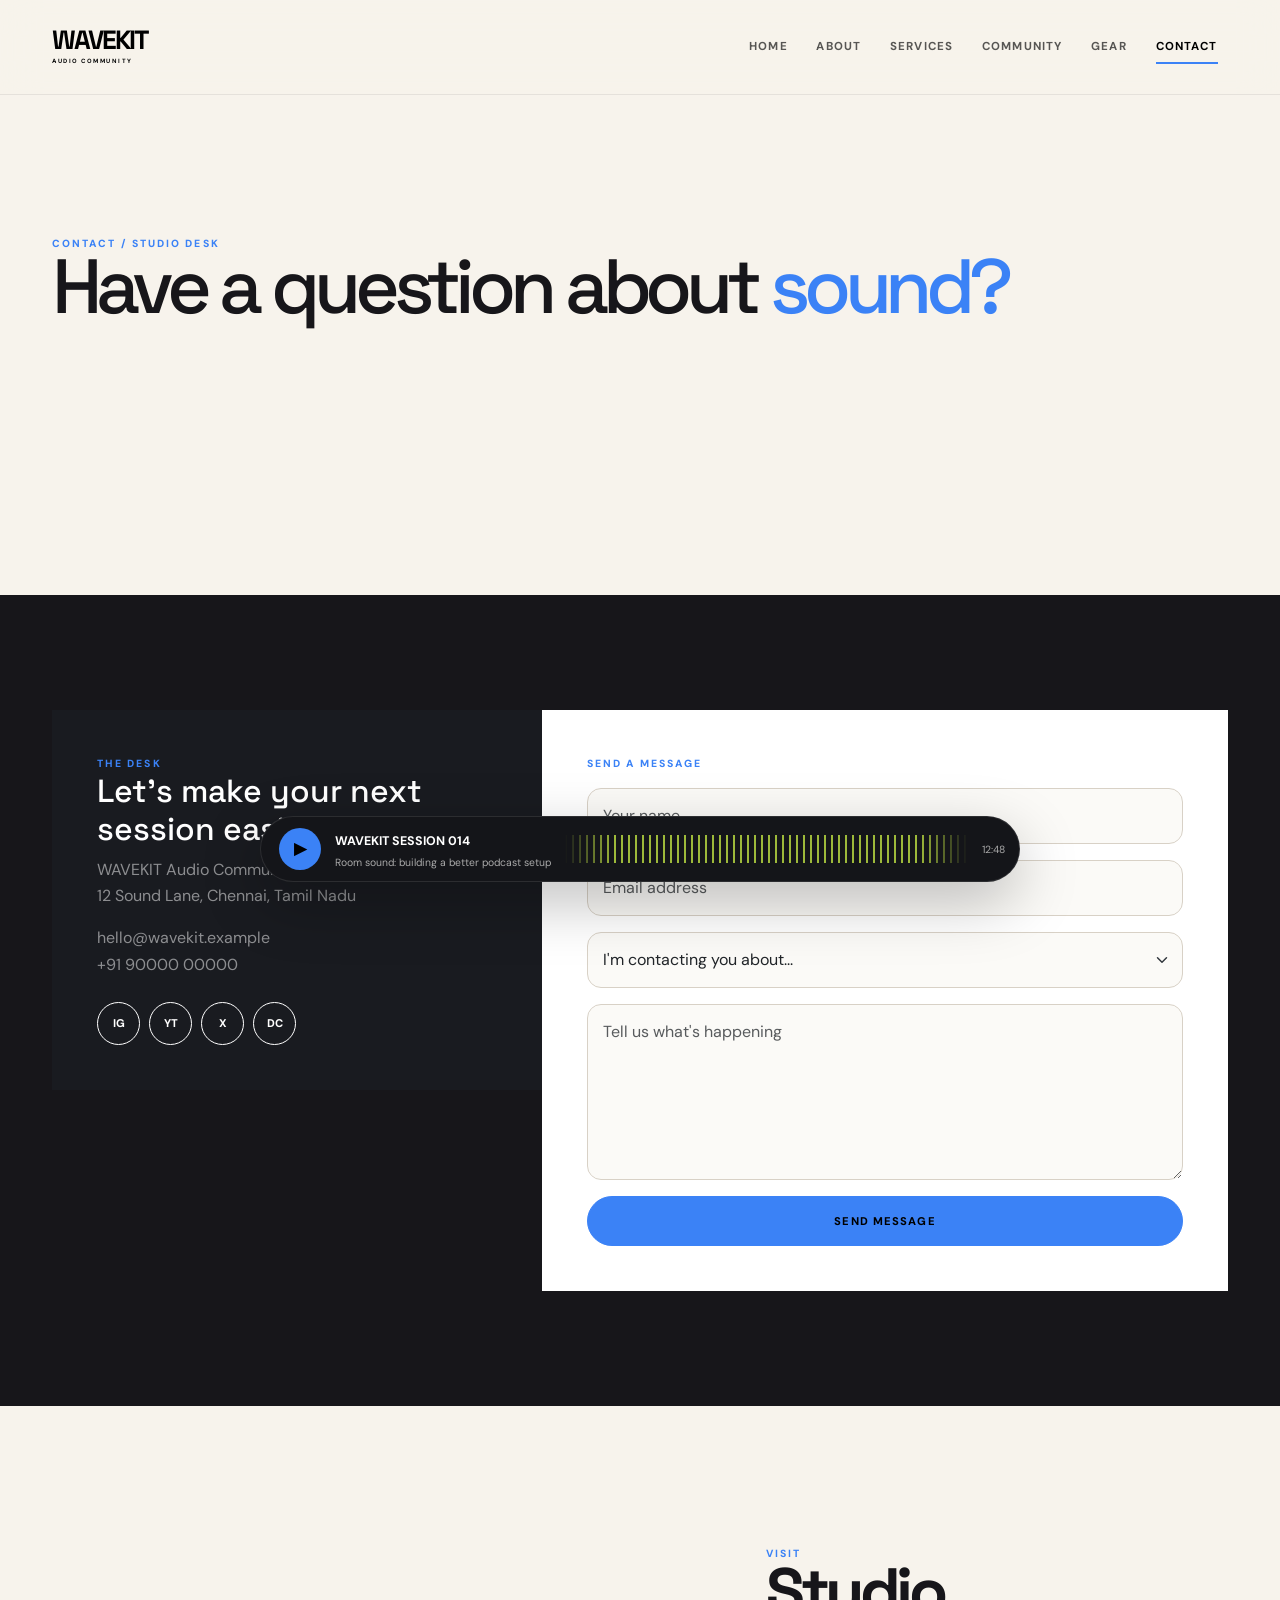
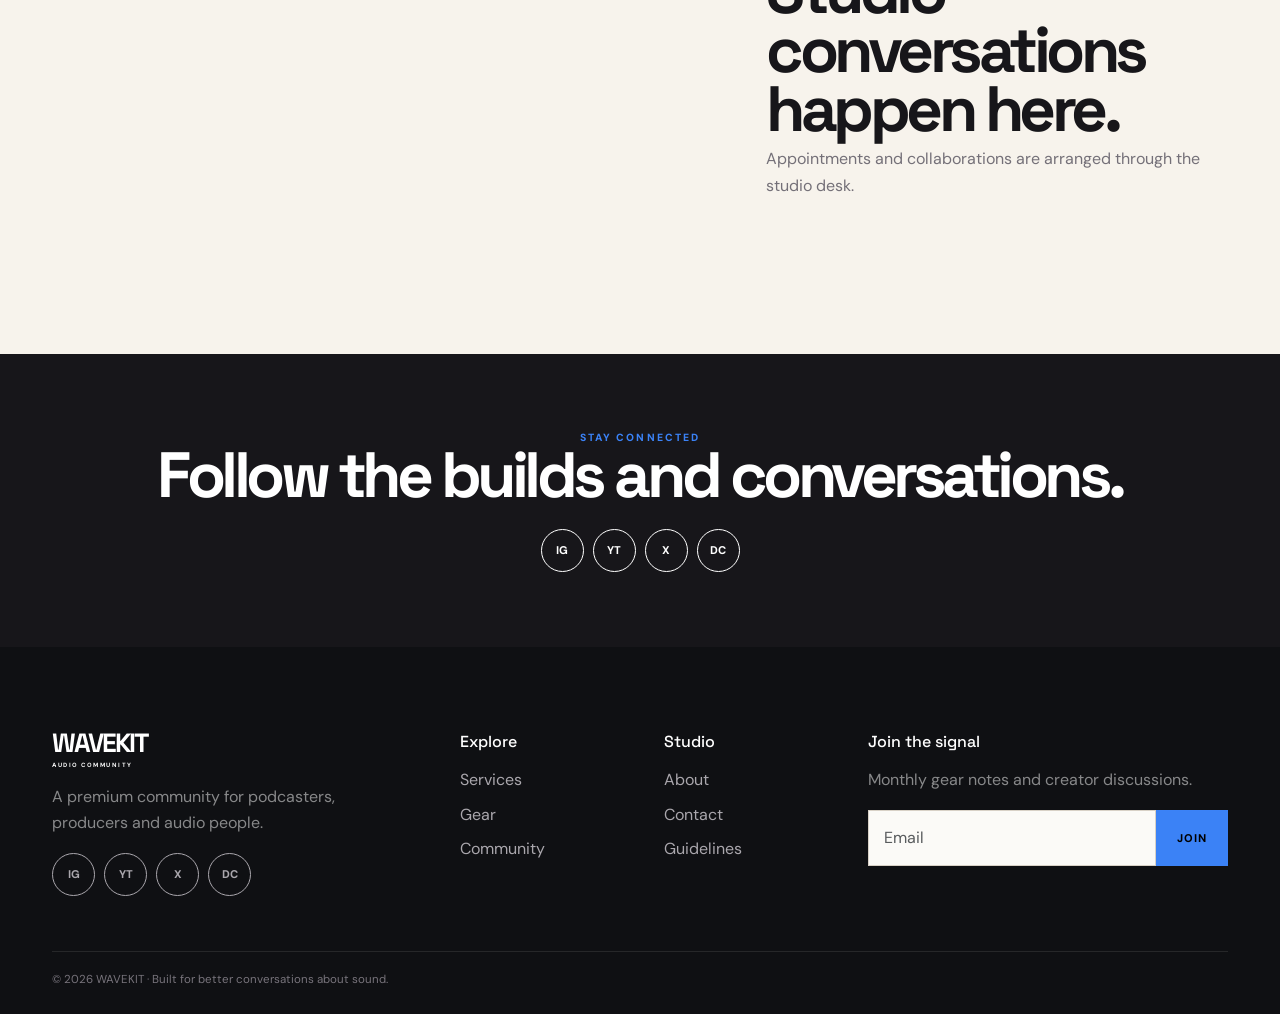
<file: contact.html>
<!doctype html><html lang="en"><head><meta charset="utf-8"><meta name="viewport" content="width=device-width,initial-scale=1"><title>Contact WAVEKIT | WAVEKIT</title><meta name="description" content="WAVEKIT audio podcast gear community and discussion platform for creators."><meta name="robots" content="index,follow"><link rel="icon" href="assets/img/favicon.svg" type="image/svg+xml"><link rel="stylesheet" href="https://cdn.jsdelivr.net/npm/bootstrap@5.3.3/dist/css/bootstrap.min.css"><link rel="stylesheet" href="assets/css/style.css"></head><body class="page-contact"><nav class="navbar navbar-expand-xl sticky-top"><div class="container py-3"><a class="brand navbar-brand" href="index.html">WAVEKIT<small>AUDIO COMMUNITY</small></a><button class="navbar-toggler" data-bs-toggle="collapse" data-bs-target="#nav"><span class="navbar-toggler-icon"></span></button><div class="collapse navbar-collapse" id="nav"><ul class="navbar-nav ms-auto gap-lg-2"><li><a class="nav-link " href="index.html">Home</a></li><li><a class="nav-link " href="about.html">About</a></li><li><a class="nav-link " href="services.html">Services</a></li><li><a class="nav-link " href="community.html">Community</a></li><li><a class="nav-link " href="gear.html">Gear</a></li><li><a class="nav-link active" href="contact.html">Contact</a></li></ul></div></div></nav><main><section class="pagehero"><div class="container"><div class="eyebrow">Contact / studio desk</div><h1 class="contact-big">Have a question about <span style="color:var(--coral)">sound?</span></h1></div></section><section class="section"><div class="container"><div class="row g-0"><div class="col-lg-5 reveal"><div class="contact-dark-card"><div class="eyebrow">The desk</div><h2>Let's make your next session easier.</h2><p class="text-white-50">WAVEKIT Audio Community<br>12 Sound Lane, Chennai, Tamil Nadu</p><p class="text-white-50">hello@wavekit.example<br>+91 90000 00000</p><div class="socials mt-4"><a class="social" href="#">IG</a><a class="social" href="#">YT</a><a class="social" href="#">X</a><a class="social" href="#">DC</a></div></div></div><div class="col-lg-7 reveal"><div class="contact-card"><div class="eyebrow">Send a message</div><form class="contact-form mt-3"><input class="form-control mb-3" required placeholder="Your name"><input class="form-control mb-3" type="email" required placeholder="Email address"><select class="form-select mb-3"><option>I'm contacting you about...</option><option>Gear</option><option>Services</option><option>Community</option><option>Partnership</option></select><textarea class="form-control mb-3" rows="6" required placeholder="Tell us what's happening"></textarea><button class="btn-pod btn-lime w-100">Send message</button><div class="form-msg d-none mt-3"></div></form></div></div></div></div></section><section class="section-sm"><div class="container"><div class="row g-5 align-items-center"><div class="col-lg-7 reveal"><iframe class="map" title="WAVEKIT Chennai map" src="https://www.google.com/maps?q=Chennai%2C%20Tamil%20Nadu&output=embed" loading="lazy"></iframe></div><div class="col-lg-5 reveal"><div class="eyebrow">Visit</div><h2 class="title">Studio conversations happen here.</h2><p class="muted">Appointments and collaborations are arranged through the studio desk.</p></div></div></div></section><section class="section-sm dark"><div class="container text-center reveal"><div class="eyebrow">Stay connected</div><h2 class="title">Follow the builds and conversations.</h2><div class="socials justify-content-center mt-4"><a class="social" href="#">IG</a><a class="social" href="#">YT</a><a class="social" href="#">X</a><a class="social" href="#">DC</a></div></div></section></main><footer class="footer"><div class="container"><div class="row g-5"><div class="col-lg-4"><div class="brand mb-3 text-white">WAVEKIT<small style="color:#fff">AUDIO COMMUNITY</small></div><p class="text-white-50">A premium community for podcasters, producers and audio people.</p><div class="socials mt-3"><a class="social" href="#">IG</a><a class="social" href="#">YT</a><a class="social" href="#">X</a><a class="social" href="#">DC</a></div></div><div class="col-md-6 col-lg-2"><h6>Explore</h6><div class="d-grid gap-2 mt-3"><a href="services.html">Services</a><a href="gear.html">Gear</a><a href="community.html">Community</a></div></div><div class="col-md-6 col-lg-2"><h6>Studio</h6><div class="d-grid gap-2 mt-3"><a href="about.html">About</a><a href="contact.html">Contact</a><a href="#">Guidelines</a></div></div><div class="col-lg-4"><h6>Join the signal</h6><p class="text-white-50 mt-3">Monthly gear notes and creator discussions.</p><form class="d-flex"><input class="form-control rounded-0" placeholder="Email"><button class="btn-pod btn-lime rounded-0">Join</button></form></div></div><div class="footer-bottom">© 2026 WAVEKIT · Built for better conversations about sound.</div></div></footer><div class="audio-dock" aria-label="Featured audio player"><button class="play" type="button" aria-label="Play featured episode">▶</button><div><strong style="font-size:.78rem">WAVEKIT SESSION 014</strong><small class="d-block">Room sound: building a better podcast setup</small></div><div class="wave"></div><small>12:48</small></div><button class="top" aria-label="Back to top">↑</button><script src="https://cdn.jsdelivr.net/npm/bootstrap@5.3.3/dist/js/bootstrap.bundle.min.js"></script><script src="assets/js/main.js"></script></body></html>
</file>
<file: assets/css/style.css>
@import url('https://fonts.googleapis.com/css2?family=DM+Sans:wght@400;500;600;700&family=Space+Grotesk:wght@500;600;700&display=swap');
:root{--bg:#f7f3ec;--ink:#17161a;--cream:#f7f3ec;--acid:#3b82f6;--coral:#3b82f6;--lav:#f7f3ec;--muted:#747078;--line:#d8d1c6;--white:#fff;--radius:28px;--shadow:0 30px 80px rgba(23,22,26,.12)}
*{box-sizing:border-box}html{scroll-behavior:smooth;overflow-x:clip;width:100%}body{margin:0;background:var(--bg);color:var(--ink);font-family:"DM Sans",Arial,sans-serif;line-height:1.65;overflow-x:clip;width:100%;position:relative}h1,h2,h3,h4,h5,h6,.brand,.display,.title{font-family:"Space Grotesk",Arial,sans-serif}a{text-decoration:none;color:inherit;transition:.3s}.container{max-width:1200px}
.navbar{background:rgba(247,243,236,.9)!important;backdrop-filter:blur(18px);border-bottom:1px solid rgba(23,22,26,.08);z-index:1000}.navbar .container{position:relative}.navbar.scrolled{box-shadow:0 15px 40px rgba(23,22,26,.08)}.brand{font-weight:700;font-size:1.65rem;letter-spacing:-.08em;line-height:.85}.brand small{display:block;font-family:"DM Sans";font-size:.38rem;letter-spacing:.25em;font-weight:700;margin-top:8px}.nav-link{font-size:.72rem;font-weight:700;text-transform:uppercase;letter-spacing:.1em;padding:.8rem .65rem!important;position:relative}.nav-link:after{content:"";position:absolute;left:.65rem;right:.65rem;bottom:.35rem;height:2px;background:var(--coral);transform:scaleX(0);transform-origin:left;transition:.3s}.nav-link:hover:after,.nav-link.active:after{transform:scaleX(1)}.navbar-toggler{border:1px solid var(--ink)!important;border-radius:50%;width:44px;height:44px;box-shadow:none!important}.navbar-toggler-icon{width:1em;height:1em}
.btn-pod{display:inline-flex;align-items:center;justify-content:center;min-height:50px;padding:.8rem 1.25rem;border:1px solid var(--ink);border-radius:100px;background:transparent;font-size:.7rem;font-weight:800;letter-spacing:.1em;text-transform:uppercase;transition:.35s}.btn-pod:hover{background:var(--ink);color:#fff;transform:translateY(-4px);box-shadow:0 12px 25px rgba(23,22,26,.16)}.btn-lime{background:var(--acid);border-color:var(--acid)}.btn-lime:hover{background:var(--coral);border-color:var(--coral);color:#fff}
.hero{min-height:720px;background:var(--cream);display:flex;align-items:center;position:relative;overflow:hidden;padding:80px 0}.hero .container{position:relative;z-index:2}.hero .display{max-width:820px}.display{font-size:clamp(4rem,8vw,8.2rem);line-height:.86;letter-spacing:-.085em;font-weight:700}.display em{font-style:normal;color:var(--coral)}.eyebrow{font-size:.65rem;letter-spacing:.2em;text-transform:uppercase;font-weight:800;color:var(--coral)}.hero .eyebrow{color:var(--ink)}.hero p{max-width:580px;color:#615d62;font-size:1.05rem;margin-top:1.5rem}.hero-img{height:560px;width:100%;object-fit:cover;border-radius:0 0 140px 0;box-shadow:var(--shadow);transform:rotate(2deg)}
.marquee{background:var(--ink);color:var(--acid);padding:16px 0;overflow:hidden;white-space:nowrap;font-size:.68rem;font-weight:800;letter-spacing:.16em}.marquee span{display:inline-block;animation:move 28s linear infinite}@keyframes move{to{transform:translateX(-50%)}}
.section{padding:115px 0;position:relative}.section-sm{padding:75px 0}.title{font-size:clamp(2.8rem,5vw,5.5rem);line-height:.92;letter-spacing:-.07em;font-weight:700}.rule{width:70px;height:4px;background:var(--coral);margin:25px 0 30px}.muted{color:var(--muted)}.dark{background:var(--ink);color:#fff}.dark .muted{color:#aaa6ad}.dark .eyebrow{color:var(--acid)}
.stats{display:grid;grid-template-columns:repeat(3,1fr);border-top:1px solid var(--line);border-bottom:1px solid var(--line)}.stat{padding:25px 18px;border-right:1px solid var(--line)}.stat:last-child{border:0}.stat strong{font-family:"Space Grotesk";font-size:3.2rem;line-height:1;display:block}.stat span{font-size:.67rem;text-transform:uppercase;letter-spacing:.12em;color:var(--muted)}
.card{background:var(--white);border:0;border-radius:var(--radius);padding:30px;height:100%;box-shadow:0 12px 40px rgba(23,22,26,.05);transition:.45s;overflow:hidden}.card:hover{transform:translateY(-9px);box-shadow:var(--shadow)}.card img{height:270px;object-fit:cover;margin:-30px -30px 28px;width:calc(100% + 60px)}.card h3,.card h2{letter-spacing:-.04em}.dark .card{color:var(--ink)}
.pagehero{min-height:500px;padding:140px 0 110px;background:var(--cream);position:relative;overflow:hidden}.pagehero .container{position:relative;z-index:2}.pagehero .display{max-width:880px}.pagehero-img{position:absolute;right:13%;bottom:15px;width:235px;height:300px;object-fit:cover;border-radius:120px 120px 15px 15px;box-shadow:var(--shadow);transform:rotate(6deg);z-index:3}
.service{display:grid;grid-template-columns:70px 1fr auto;gap:25px;padding:30px 0;border-top:1px solid var(--line);align-items:center;transition:.3s}.service:last-child{border-bottom:1px solid var(--line)}.service:hover{padding-left:18px;background:linear-gradient(90deg,rgba(216,255,72,.2),transparent)}.service>b{font-family:"Space Grotesk";font-size:2rem;color:var(--coral)}
.topic{background:#fff;border-radius:18px;padding:24px;margin-bottom:15px;transition:.35s;border:1px solid transparent}.topic:hover{transform:translateX(8px);border-color:var(--coral);box-shadow:0 15px 35px rgba(23,22,26,.08)}
.feature{min-height:540px;position:relative;overflow:hidden;background:#111;color:#fff;border-radius:0 100px 0 100px}.feature img{width:100%;height:100%;min-height:540px;object-fit:cover;opacity:.7;transition:.8s}.feature:hover img{transform:scale(1.06)}.feature .overlay{position:absolute;left:38px;right:38px;bottom:38px}
.form-control,.form-select{border-radius:14px;border:1px solid var(--line);padding:15px;background-color:#fbfaf7}.form-control:focus,.form-select:focus{border-color:var(--coral);box-shadow:0 0 0 4px rgba(255,118,92,.12)}.map{width:100%;height:390px;border:0;border-radius:0 80px 0 80px;filter:grayscale(1)}
.socials{display:flex;gap:9px;flex-wrap:wrap}.social{width:43px;height:43px;border:1px solid currentColor;border-radius:50%;display:grid;place-items:center;font-size:.7rem;font-weight:800}.social:hover{background:var(--acid);color:#fff;border-color:var(--acid);transform:translateY(-4px)}
.footer{background:#0f1013;color:#fff;padding:85px 0 25px}.footer a{color:#aaa7ad}.footer a:hover{color:var(--acid)}.footer .social:hover{color:#fff}.footer-bottom{border-top:1px solid #ffffff18;margin-top:55px;padding-top:18px;color:#77737b;font-size:.72rem}
.reveal{opacity:0;transform:translateY(35px);transition:.8s cubic-bezier(.2,.7,.2,1)}.reveal.show{opacity:1;transform:none}.top{position:fixed;right:22px;bottom:22px;background:var(--acid);color:var(--ink);border:1px solid var(--ink);border-radius:50%;width:48px;height:48px;opacity:0;pointer-events:none;z-index:50;transition:.3s}.top.show{opacity:1;pointer-events:auto}.top:hover{transform:translateY(-5px);background:var(--coral);color:#fff}
.audio-dock{position:fixed;left:50%;bottom:18px;transform:translateX(-50%);width:min(760px,calc(100% - 28px));background:#141519;color:#fff;border:1px solid #ffffff1a;border-radius:100px;padding:10px 14px 10px 18px;z-index:900;box-shadow:0 20px 60px rgba(0,0,0,.25);display:flex;align-items:center;gap:14px}.audio-dock .play{width:42px;height:42px;border-radius:50%;border:0;background:var(--acid);font-weight:800}.audio-dock .wave{flex:1;height:28px;background:repeating-linear-gradient(90deg,#d8ff48 0 2px,transparent 2px 7px);opacity:.7;mask-image:linear-gradient(90deg,transparent,#000 12%,#000 88%,transparent)}.audio-dock small{color:#aaa;font-size:.65rem;white-space:nowrap}
body.page-home .section:nth-of-type(2){background:var(--bg)}body.page-home .section:nth-of-type(3){padding-top:130px}.pagehero{background:var(--bg)}
@media(max-width:1199px){.navbar-collapse, .collapsing{position:absolute;top:100%;left:12px;right:12px;background:var(--bg);border-top:1px solid var(--line);padding:12px;margin-top:12px;border-radius:16px;box-shadow:0 15px 40px rgba(23,22,26,.08);z-index:1001}.nav-link{padding:.7rem 0!important}}@media(max-width:991px){.hero{padding:80px 0}.hero-img{height:440px;margin-top:25px}.pagehero-img{position:relative;right:auto;bottom:auto;margin-top:35px}.audio-dock{bottom:10px}.audio-dock small{display:none}.service{grid-template-columns:55px 1fr}.service .btn-pod{grid-column:2;justify-self:start}}@media(max-width:767px){.section{padding:80px 0}.stats{grid-template-columns:1fr}.stat{border-right:0;border-bottom:1px solid var(--line)}.stat:last-child{border:0}.display{font-size:3.8rem}.feature,.feature img{min-height:430px}.hero-img{height:350px;border-radius:0 0 80px 0}}@media(max-width:575px){.display{font-size:3.15rem}.title{font-size:2.7rem}.hero{min-height:auto}.pagehero{padding:105px 0 75px}.pagehero-img{width:180px;height:220px}.footer{padding-bottom:80px}.audio-dock{width:calc(100% - 20px)}}

/* --- PAGE-SPECIFIC PREMIUM COMPOSITIONS --- */
.page-about .section:nth-of-type(1),.page-services .section:nth-of-type(1),.page-community .section:nth-of-type(1),.page-gear .section:nth-of-type(1),.page-contact .section:nth-of-type(1){background:var(--bg);color:var(--ink);padding-top:130px}
.page-about .section:nth-of-type(2),.page-services .section:nth-of-type(2),.page-community .section:nth-of-type(2),.page-gear .section:nth-of-type(2),.page-contact .section:nth-of-type(2){background:var(--ink);color:var(--bg)}
.page-about .section:nth-of-type(3),.page-services .section:nth-of-type(3),.page-community .section:nth-of-type(3),.page-gear .section:nth-of-type(3),.page-contact .section:nth-of-type(3){background:var(--bg);color:var(--ink)}
.editorial-number{font-family:"Space Grotesk";font-size:clamp(4rem,9vw,9rem);line-height:.75;letter-spacing:-.1em;color:#d8d2c8}
.split-image{width:100%;height:620px;object-fit:cover;border-radius:180px 20px 180px 20px}.offset-image{width:82%;margin-left:auto;height:470px;object-fit:cover;border-radius:20px 180px 20px 180px}
.quote{font-family:"Space Grotesk";font-size:clamp(2rem,4vw,4.4rem);line-height:.98;letter-spacing:-.065em}
.timeline{border-left:2px solid currentColor;padding-left:30px}.timeline-item{padding:0 0 45px;position:relative}.timeline-item:before{content:"";position:absolute;left:-39px;top:6px;width:14px;height:14px;background:var(--coral);border-radius:50%}
.service-big{min-height:420px;padding:38px;border-radius:0;background:#fff;color:var(--ink);position:relative;overflow:hidden;border-bottom:1px solid #d7d0c5}.service-big:nth-child(even){background:#17191e;color:#fff}.service-big .num{font:700 4rem "Space Grotesk";opacity:.2}.service-big img{position:absolute;right:0;bottom:0;width:42%;height:100%;object-fit:cover;opacity:.85;clip-path:polygon(25% 0,100% 0,100% 100%,0 100%)}.service-big .content{position:relative;z-index:2;max-width:55%}
.thread{display:grid;grid-template-columns:70px 1fr 130px;gap:20px;padding:25px 0;border-top:1px solid currentColor;align-items:center}.thread:last-child{border-bottom:1px solid currentColor}.thread:hover{padding-left:15px;background:#ffffff0a}.avatar{width:55px;height:55px;border-radius:50%;object-fit:cover}.gear-panel{background:#fff;color:var(--ink);padding:35px;height:100%;position:relative;overflow:hidden}.gear-panel img{width:100%;height:360px;object-fit:cover;margin-bottom:25px}.gear-panel .tag{position:absolute;top:22px;left:22px;background:var(--ink);color:#fff;padding:8px 12px;font-size:.6rem;text-transform:uppercase;letter-spacing:.12em}.compare-row{display:grid;grid-template-columns:1.3fr repeat(3,1fr);border-top:1px solid #bfc8cc}.compare-row>*{padding:17px;border-right:1px solid #bfc8cc}.contact-big{font-size:clamp(3rem,6vw,6.5rem);letter-spacing:-.08em;line-height:.9}.contact-card{padding:45px;background:#fff;min-height:330px}.contact-dark-card{padding:45px;background:#191b20;color:#fff;min-height:330px}
@media(max-width:991px){.split-image{height:450px}.offset-image{width:100%;height:400px}.service-big img{position:relative;width:100%;height:250px;clip-path:none;margin-top:30px}.service-big .content{max-width:100%}.thread{grid-template-columns:55px 1fr}.thread .btn-pod{grid-column:2}.compare-row{grid-template-columns:1fr 1fr}.compare-row>*{border-bottom:1px solid #bfc8cc}.contact-big{font-size:3.7rem}}
@media(max-width:575px){.split-image{height:330px;border-radius:100px 15px 100px 15px}.offset-image{height:300px;border-radius:15px 100px 15px 100px}.service-big{padding:25px}.service-big img{height:210px}.thread{gap:12px}.compare-row{grid-template-columns:1fr}.contact-big{font-size:3rem}}

@media (max-width: 1024px) { .top { display: block !important; z-index: 1000; bottom: 80px; } }
</file>
